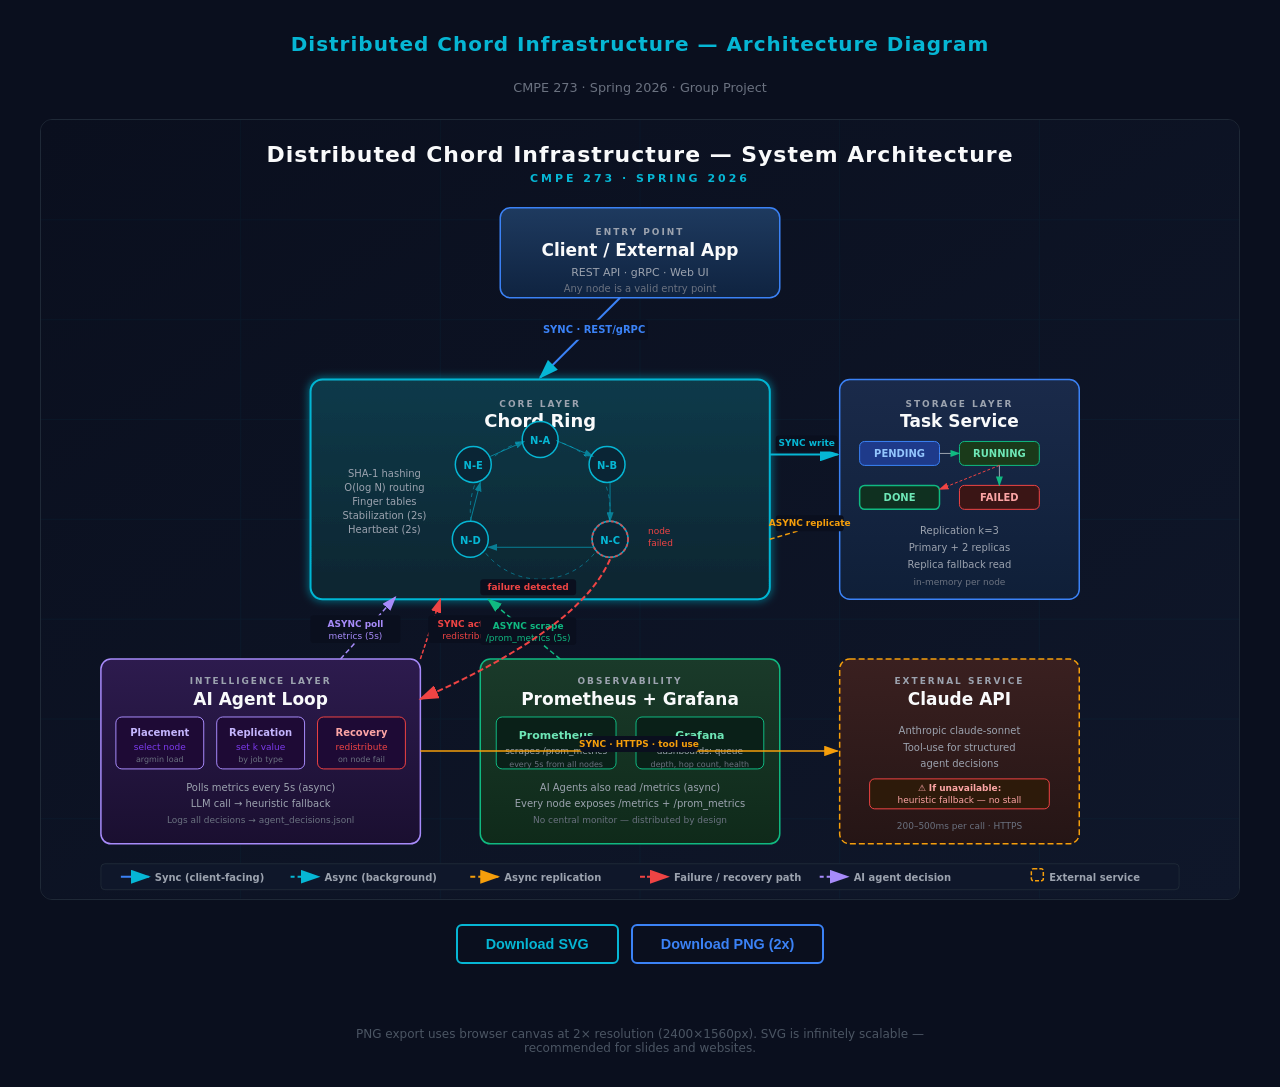
<file: chord/static/presentation/assets/architecture-diagram.html>
<!DOCTYPE html>
<html lang="en">
<head>
<meta charset="UTF-8"/>
<meta name="viewport" content="width=device-width, initial-scale=1.0"/>
<title>Architecture Diagram — Chord DHT</title>
<style>
  * { box-sizing: border-box; margin: 0; padding: 0; }
  body {
    background: #0A0F1E;
    font-family: Inter, system-ui, sans-serif;
    color: #F9FAFB;
    min-height: 100vh;
    display: flex;
    flex-direction: column;
    align-items: center;
    padding: 32px 24px;
    gap: 24px;
  }
  h1 { font-size: 1.25rem; font-weight: 700; color: #06B6D4; letter-spacing: 0.05em; }
  .subtitle { font-size: 0.8rem; color: #6B7280; }
  .diagram-wrap {
    width: 100%;
    max-width: 1200px;
    border: 1px solid #1F2937;
    border-radius: 12px;
    overflow: hidden;
    background: #0A0F1E;
  }
  .diagram-wrap img, .diagram-wrap svg { width: 100%; height: auto; display: block; }
  .controls {
    display: flex;
    gap: 12px;
    flex-wrap: wrap;
    justify-content: center;
  }
  button {
    padding: 10px 28px;
    border-radius: 6px;
    font-size: 0.9rem;
    font-weight: 600;
    cursor: pointer;
    border: 2px solid;
    transition: background 0.2s, color 0.2s;
  }
  .btn-svg {
    border-color: #06B6D4;
    background: transparent;
    color: #06B6D4;
  }
  .btn-svg:hover { background: #06B6D4; color: #0A0F1E; }
  .btn-png {
    border-color: #3B82F6;
    background: transparent;
    color: #3B82F6;
  }
  .btn-png:hover { background: #3B82F6; color: #fff; }
  .note { font-size: 0.75rem; color: #4B5563; text-align: center; max-width: 600px; }
  #status { font-size: 0.8rem; color: #10B981; min-height: 1.2em; }
</style>
</head>
<body>
<h1>Distributed Chord Infrastructure — Architecture Diagram</h1>
<p class="subtitle">CMPE 273 · Spring 2026 · Group Project</p>

<div class="diagram-wrap" id="diagram-container">
  <!-- SVG injected by JS for PNG export to work cross-origin-free -->
</div>

<div class="controls">
  <button class="btn-svg" onclick="downloadSVG()">Download SVG</button>
  <button class="btn-png" onclick="downloadPNG()">Download PNG (2x)</button>
</div>

<p id="status"></p>
<p class="note">PNG export uses browser canvas at 2× resolution (2400×1560px). SVG is infinitely scalable — recommended for slides and websites.</p>

<script>
const SVG_PATH = 'architecture-diagram.svg';

async function loadSVG() {
  const res = await fetch(SVG_PATH);
  const text = await res.text();
  document.getElementById('diagram-container').innerHTML = text;
}

function downloadSVG() {
  const a = document.createElement('a');
  a.href = SVG_PATH;
  a.download = 'chord-architecture.svg';
  a.click();
  setStatus('SVG downloaded.');
}

async function downloadPNG() {
  setStatus('Rendering PNG…');
  try {
    const res = await fetch(SVG_PATH);
    const svgText = await res.text();
    const scale = 2;
    const W = 1200 * scale, H = 780 * scale;
    const blob = new Blob([svgText], { type: 'image/svg+xml;charset=utf-8' });
    const url = URL.createObjectURL(blob);
    const img = new Image();
    img.onload = () => {
      const canvas = document.createElement('canvas');
      canvas.width = W; canvas.height = H;
      const ctx = canvas.getContext('2d');
      ctx.scale(scale, scale);
      ctx.drawImage(img, 0, 0, 1200, 780);
      URL.revokeObjectURL(url);
      canvas.toBlob(pngBlob => {
        const a = document.createElement('a');
        a.href = URL.createObjectURL(pngBlob);
        a.download = 'chord-architecture.png';
        a.click();
        setStatus('PNG downloaded (2400×1560px).');
      }, 'image/png');
    };
    img.onerror = () => setStatus('PNG render failed — download SVG instead.');
    img.src = url;
  } catch (e) {
    setStatus('Error: ' + e.message);
  }
}

function setStatus(msg) {
  document.getElementById('status').textContent = msg;
}

loadSVG();
</script>
</body>
</html>
</file>
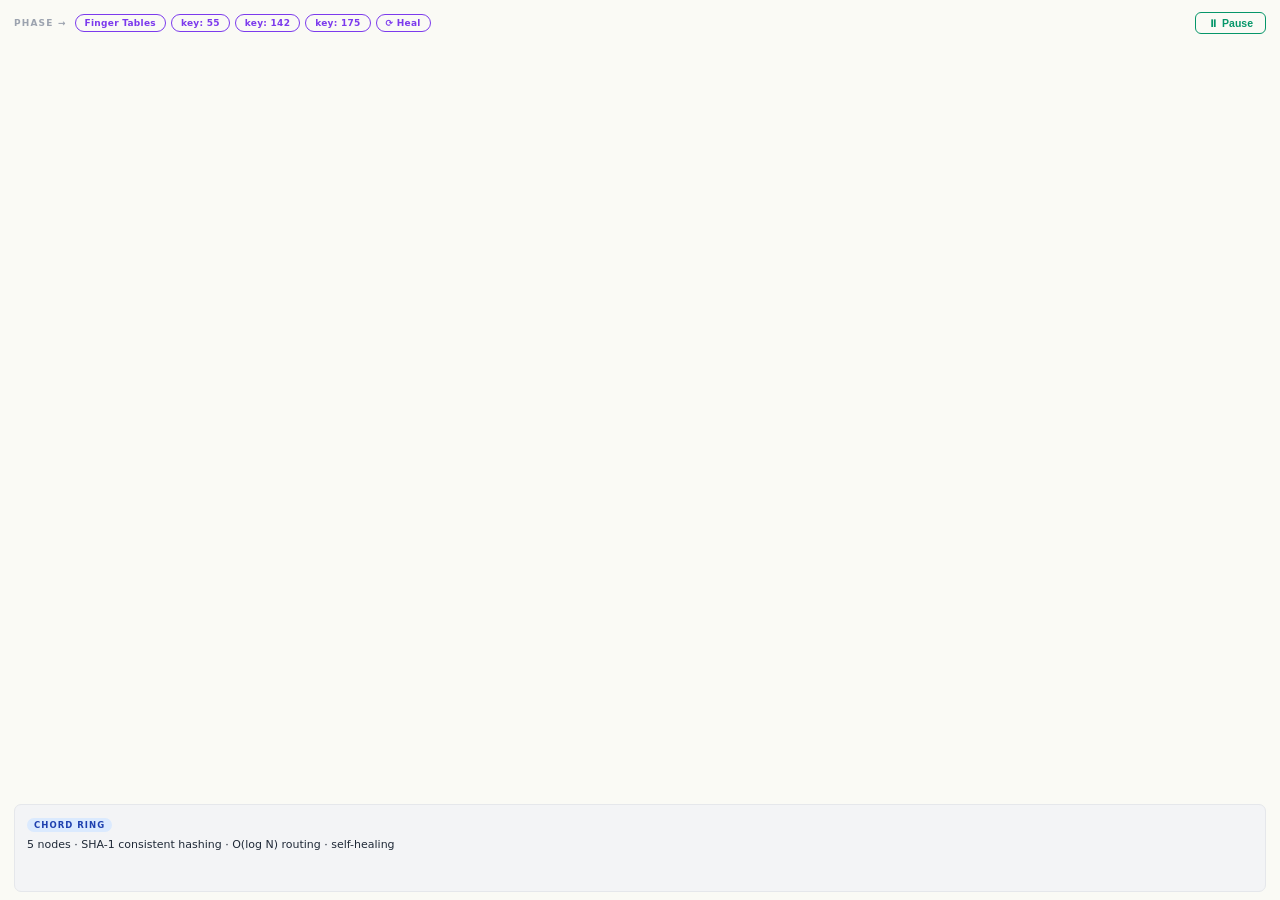
<file: chord/static/presentation/assets/chord-ring-interactive.html>
<!DOCTYPE html>
<html lang="en">
<head>
<meta charset="UTF-8"/>
<meta name="viewport" content="width=device-width,initial-scale=1"/>
<title>Chord Ring — Auto Demo</title>
<script src="https://d3js.org/d3.v7.min.js"></script>
<style>
* { box-sizing: border-box; margin: 0; padding: 0; }
body {
  background: #FAFAF5;
  font-family: 'Inter', 'Segoe UI', system-ui, sans-serif;
  padding: 12px 14px 8px;
  overflow: hidden;
  height: 100vh;
  display: flex;
  flex-direction: column;
}
#ctrl-bar {
  display: flex;
  align-items: center;
  gap: 8px;
  margin-bottom: 6px;
  flex-shrink: 0;
}
.phase-label-text {
  font-size: 9px;
  font-weight: 700;
  letter-spacing: 0.13em;
  color: #9ca3af;
  text-transform: uppercase;
  white-space: nowrap;
  flex-shrink: 0;
}
#phase-badges {
  display: flex;
  gap: 5px;
  flex: 1;
  min-width: 0;
}
.pbadge {
  font-size: 9px;
  font-weight: 600;
  padding: 3px 9px;
  border-radius: 20px;
  border: 1.5px solid #7c3aed;
  color: #7c3aed;
  background: transparent;
  letter-spacing: 0.03em;
  transition: background .2s, color .2s;
  white-space: nowrap;
  cursor: default;
  flex-shrink: 0;
}
.pbadge.active {
  background: #7c3aed;
  color: #fff;
}
#pause-btn {
  padding: 4px 12px;
  border-radius: 6px;
  font-size: 10.5px;
  font-weight: 600;
  cursor: pointer;
  border: 1.5px solid #059669;
  background: transparent;
  color: #059669;
  transition: all .18s;
  user-select: none;
  white-space: nowrap;
  flex-shrink: 0;
}
#pause-btn:hover { background: #f0fdf4; }
#pause-btn.paused { border-color: #dc2626; color: #dc2626; }
#pause-btn.paused:hover { background: #fef2f2; }
#canvas-wrap {
  flex: 1;
  min-height: 0;
  position: relative;
}
svg {
  width: 100%;
  height: 100%;
  display: block;
  overflow: visible;
}
#info-panel {
  flex-shrink: 0;
  margin-top: 7px;
  padding: 8px 12px;
  border-radius: 7px;
  background: #f3f4f6;
  border: 1.5px solid #e5e7eb;
  height: 88px;
  overflow: hidden;
  transition: background 0.4s;
}
.ip-tag {
  display: inline-block;
  font-size: 8.5px;
  font-weight: 700;
  letter-spacing: 0.12em;
  text-transform: uppercase;
  padding: 2px 7px;
  border-radius: 20px;
  margin-bottom: 4px;
}
#info-body {
  font-size: 11px;
  color: #1f2937;
  line-height: 1.55;
}
#info-body code {
  font-family: 'JetBrains Mono', monospace;
  font-size: 9.5px;
  background: #e5e7eb;
  padding: 1px 4px;
  border-radius: 3px;
  color: #111827;
}
.hop-row {
  display: flex;
  align-items: center;
  gap: 5px;
  margin-top: 3px;
  font-size: 10.5px;
  color: #374151;
  opacity: 0;
  transition: opacity .3s;
}
.hop-row.show { opacity: 1; }
.hop-num {
  width: 15px; height: 15px;
  border-radius: 50%;
  display: flex; align-items: center; justify-content: center;
  font-size: 7.5px; font-weight: 700; color: #fff;
  flex-shrink: 0;
}
</style>
</head>
<body>

<div id="ctrl-bar">
  <span class="phase-label-text">PHASE →</span>
  <div id="phase-badges">
    <span class="pbadge" data-idx="0">Finger Tables</span>
    <span class="pbadge" data-idx="1">key: 55</span>
    <span class="pbadge" data-idx="2">key: 142</span>
    <span class="pbadge" data-idx="3">key: 175</span>
    <span class="pbadge" data-idx="4">⟳ Heal</span>
  </div>
  <button id="pause-btn" onclick="togglePause()">⏸ Pause</button>
</div>

<div id="canvas-wrap">
  <svg id="ring-svg" viewBox="-285 -220 590 430" preserveAspectRatio="xMidYMid meet"></svg>
</div>

<div id="info-panel">
  <div class="ip-tag" id="ip-tag" style="background:#dbeafe;color:#1e40af">CHORD RING</div>
  <div id="info-body">5 nodes · SHA-1 consistent hashing · O(log N) routing · self-healing</div>
</div>

<script>
// ── Constants ────────────────────────────────────────────────────────────
const M = 8, RING_MAX = 256, R = 175, NR = 23;
const NODES = [
  { id: 10,  label: 'Node A', color: '#2563eb' },
  { id: 80,  label: 'Node B', color: '#7c3aed' },
  { id: 142, label: 'Node C', color: '#db2777' },
  { id: 160, label: 'Node D', color: '#d97706' },
  { id: 200, label: 'Node E', color: '#059669' },
];

// ── Ring math ─────────────────────────────────────────────────────────────
function findSuccessor(key, nodes) {
  nodes = nodes || NODES;
  var s = nodes.slice().sort(function(a,b){ return a.id-b.id; });
  return s.find(function(n){ return n.id >= key; }) || s[0];
}
function buildFingers(node, nodes) {
  nodes = nodes || NODES;
  var f = [];
  for (var i = 0; i < M; i++) {
    var start = (node.id + Math.pow(2, i)) % RING_MAX;
    f.push({ i: i, start: Math.round(start), succ: findSuccessor(start, nodes) });
  }
  return f;
}
function chordLookup(startNode, key, nodes) {
  nodes = nodes || NODES;
  var owner = findSuccessor(key, nodes);
  var hops = [startNode];
  if (startNode.id === owner.id) return hops;
  var cur = startNode;
  var visited = new Set([startNode.id]);
  for (var step = 0; step < nodes.length + 3; step++) {
    var fingers = buildFingers(cur, nodes);
    var dk = (key - cur.id + RING_MAX) % RING_MAX;
    var best = null, bestDist = 0;
    fingers.forEach(function(f) {
      var s = f.succ;
      if (visited.has(s.id)) return;
      var ds = (s.id - cur.id + RING_MAX) % RING_MAX;
      if (ds > 0 && ds <= dk && ds > bestDist) { best = s; bestDist = ds; }
    });
    var nxt = best || findSuccessor((cur.id + 1) % RING_MAX, nodes);
    if (!visited.has(nxt.id)) { hops.push(nxt); visited.add(nxt.id); }
    cur = nxt;
    if (cur.id === owner.id) break;
  }
  if (hops[hops.length - 1].id !== owner.id) hops.push(owner);
  return hops;
}
NODES.forEach(function(n) { n.fingers = buildFingers(n); });

// ── Geometry ──────────────────────────────────────────────────────────────
function ang(id) { return (id / RING_MAX) * 2 * Math.PI - Math.PI / 2; }
function npos(id) { var a = ang(id); return { x: R * Math.cos(a), y: R * Math.sin(a) }; }
function edgePts(a, b) {
  var pa = npos(a.id), pb = npos(b.id);
  var dx = pb.x - pa.x, dy = pb.y - pa.y, d = Math.sqrt(dx*dx + dy*dy);
  if (d < 1) return { x1: pa.x, y1: pa.y, x2: pb.x, y2: pb.y };
  return { x1: pa.x+(dx/d)*NR, y1: pa.y+(dy/d)*NR,
           x2: pb.x-(dx/d)*NR, y2: pb.y-(dy/d)*NR };
}
function hexRgba(hex, a) {
  var r = parseInt(hex.slice(1,3),16), g = parseInt(hex.slice(3,5),16), b = parseInt(hex.slice(5,7),16);
  return 'rgba('+r+','+g+','+b+','+a+')';
}

// ── SVG Setup ─────────────────────────────────────────────────────────────
var svg = d3.select('#ring-svg');
var defs = svg.append('defs');

function mkArrow(id, color) {
  defs.append('marker').attr('id', id)
    .attr('viewBox','0 0 10 10').attr('refX',8).attr('refY',5)
    .attr('markerWidth',6).attr('markerHeight',6).attr('orient','auto')
    .append('path').attr('d','M 0 0 L 10 5 L 0 10 z').attr('fill', color);
}
mkArrow('arr-blue',   '#2563eb');
mkArrow('arr-green',  '#16a34a');
mkArrow('arr-red',    '#dc2626');
mkArrow('arr-purple', '#8b5cf6');
mkArrow('arr-cyan',   '#0891b2');

var tickL   = svg.append('g');
var fingerL = svg.append('g');
var arrowL  = svg.append('g');
var keyL    = svg.append('g');
var nodeL   = svg.append('g');
var overL   = svg.append('g');

// Ring circle
svg.append('circle').attr('r', R).attr('fill','none')
  .attr('stroke','#d1d5db').attr('stroke-width',1.5).attr('stroke-dasharray','6 4');

// Tick marks every 16 positions
for (var k = 0; k < RING_MAX; k += 16) {
  var a = ang(k), r1 = R+5, r2 = R-5;
  tickL.append('line')
    .attr('x1',r1*Math.cos(a)).attr('y1',r1*Math.sin(a))
    .attr('x2',r2*Math.cos(a)).attr('y2',r2*Math.sin(a))
    .attr('stroke','#e5e7eb').attr('stroke-width',1);
  if (k % 64 === 0) {
    tickL.append('text')
      .attr('x',(R+18)*Math.cos(a)).attr('y',(R+18)*Math.sin(a))
      .attr('text-anchor','middle').attr('dominant-baseline','middle')
      .attr('font-size','8px').attr('fill','#9ca3af').text(k);
  }
}

// Center label
svg.append('text').attr('y','-11').attr('text-anchor','middle')
  .attr('font-size','9px').attr('font-weight','700').attr('letter-spacing','0.1em')
  .attr('fill','#6b7280').text('CHORD RING');
svg.append('text').attr('y','4').attr('text-anchor','middle')
  .attr('font-size','7.5px').attr('fill','#9ca3af').text('8-bit · 0..255');

// ── Draw nodes ────────────────────────────────────────────────────────────
function renderNodes() {
  nodeL.selectAll('.node-g').remove();
  NODES.forEach(function(n) {
    var p = npos(n.id);
    var g = nodeL.append('g').attr('class','node-g').attr('data-id', n.id);
    g.append('circle').attr('class','ng').attr('cx',p.x).attr('cy',p.y).attr('r',NR+8)
      .attr('fill',n.color).attr('opacity',0);
    g.append('circle').attr('class','nb').attr('cx',p.x).attr('cy',p.y).attr('r',NR)
      .attr('fill','#ffffff').attr('stroke',n.color).attr('stroke-width',2.5);
    g.append('text').attr('x',p.x).attr('y',p.y-4)
      .attr('text-anchor','middle').attr('dominant-baseline','middle')
      .attr('font-size','10.5px').attr('font-weight','700').attr('fill','#1f2937')
      .attr('pointer-events','none').text(n.id);
    g.append('text').attr('x',p.x).attr('y',p.y+8)
      .attr('text-anchor','middle').attr('dominant-baseline','middle')
      .attr('font-size','8.5px').attr('fill','#4b5563')
      .attr('pointer-events','none').text(n.label);
    var ta = ang(n.id);
    nodeL.append('line')
      .attr('x1',(R+7)*Math.cos(ta)).attr('y1',(R+7)*Math.sin(ta))
      .attr('x2',(R-7)*Math.cos(ta)).attr('y2',(R-7)*Math.sin(ta))
      .attr('stroke',n.color).attr('stroke-width',2).attr('opacity',0.5);
  });
}
renderNodes();

// ── Highlight / reset nodes ───────────────────────────────────────────────
var MODE_COLOR = { entry:'#dc2626', transit:'#2563eb', owner:'#16a34a', finger:'#7c3aed' };

function hiNode(node, mode) {
  var c = MODE_COLOR[mode] || node.color;
  var g = svg.select('.node-g[data-id="'+node.id+'"]');
  g.select('.ng').transition().duration(200).attr('opacity',0.16).attr('fill',c);
  g.select('.nb').transition().duration(200)
    .attr('fill', hexRgba(c, 0.14)).attr('stroke',c).attr('stroke-width',3.5);
}
function rstNode(node) {
  var g = svg.select('.node-g[data-id="'+node.id+'"]');
  g.select('.ng').transition().duration(300).attr('opacity',0);
  g.select('.nb').transition().duration(300)
    .attr('fill','#ffffff').attr('stroke',node.color).attr('stroke-width',2.5);
}
function resetAll() {
  arrowL.selectAll('*').remove();
  fingerL.selectAll('*').remove();
  keyL.selectAll('*').remove();
  overL.selectAll('*').remove();
  nodeL.selectAll('.temp-node').remove();
  NODES.forEach(rstNode);
}

// ── Arrow helpers ─────────────────────────────────────────────────────────
function drawDash(from, to, color) {
  var e = edgePts(from, to);
  var sel = arrowL.append('line')
    .attr('x1',e.x1).attr('y1',e.y1).attr('x2',e.x2).attr('y2',e.y2)
    .attr('stroke',color).attr('stroke-width',2.5)
    .attr('stroke-dasharray','8 5').attr('opacity',0);
  sel.transition().duration(300).attr('opacity',0.9);
  return sel;
}
function drawArr(from, to, color, mid) {
  var e = edgePts(from, to);
  arrowL.append('line')
    .attr('x1',e.x1).attr('y1',e.y1).attr('x2',e.x2).attr('y2',e.y2)
    .attr('stroke',color).attr('stroke-width',2.5)
    .attr('marker-end','url(#'+mid+')').attr('opacity',0)
    .transition().duration(300).attr('opacity',1);
}

// ── Finger curves (dashed shortcut lines) ──────────────────────────────────
function showFingerLines(node) {
  var p = npos(node.id);
  var seen = new Set();
  node.fingers.forEach(function(f) {
    var s = f.succ;
    if (s.id === node.id || seen.has(s.id)) return;
    seen.add(s.id);
    var sp = npos(s.id);
    var mx = (p.x+sp.x)/2*0.5, my = (p.y+sp.y)/2*0.5;
    fingerL.append('path')
      .attr('d','M'+p.x+','+p.y+'Q'+mx+','+my+','+sp.x+','+sp.y)
      .attr('fill','none').attr('stroke','#8b5cf6').attr('stroke-width',1.5)
      .attr('stroke-dasharray','5 3').attr('marker-end','url(#arr-purple)')
      .attr('opacity',0).transition().duration(350).attr('opacity',0.6);
  });
}

// ── Finger table box next to each node ────────────────────────────────────
// Side per node: right = box to the right, left = box to the left, above = box above
var FT_SIDE = { 10:'right', 80:'right', 142:'left', 160:'left', 200:'above' };
var FT_BW   = { 10:108,    80:108,     142:112,    160:112,    200:108 };

function drawFTBox(node) {
  var p   = npos(node.id);
  var side = FT_SIDE[node.id] || 'right';
  var bw   = FT_BW[node.id]  || 108;
  var pad  = 7, lh = 12;

  // Unique successors
  var seen = new Set(), entries = [];
  node.fingers.forEach(function(f) {
    if (!seen.has(f.succ.id)) {
      seen.add(f.succ.id);
      entries.push(f);
    }
  });

  var bh = pad + 12 + 3 + entries.length * lh + pad; // top-pad+title+sep+rows+bot-pad
  var gap = NR + 10;
  var bx, by;

  if (side === 'right') {
    bx = p.x + gap;
    by = p.y - bh / 2;
  } else if (side === 'left') {
    bx = p.x - gap - bw;
    by = p.y - bh / 2;
  } else { // above
    bx = p.x - bw / 2;
    by = p.y - gap - bh;
  }

  var g = fingerL.append('g').attr('class','ft-box').attr('opacity', 0);

  // Shadow / background rect
  g.append('rect')
    .attr('x', bx).attr('y', by).attr('width', bw).attr('height', bh)
    .attr('rx', 5).attr('fill', '#faf5ff')
    .attr('stroke', '#8b5cf6').attr('stroke-width', 1.5);

  // Connector line from box edge to node circle
  var lx1, ly1, lx2, ly2;
  if (side === 'right') {
    lx1 = bx; ly1 = by + bh/2; lx2 = p.x + NR + 2; ly2 = p.y;
  } else if (side === 'left') {
    lx1 = bx + bw; ly1 = by + bh/2; lx2 = p.x - NR - 2; ly2 = p.y;
  } else {
    lx1 = p.x; ly1 = by + bh; lx2 = p.x; ly2 = p.y - NR - 2;
  }
  g.append('line')
    .attr('x1',lx1).attr('y1',ly1).attr('x2',lx2).attr('y2',ly2)
    .attr('stroke','#8b5cf6').attr('stroke-width',1)
    .attr('stroke-dasharray','3 2').attr('opacity',0.7);

  // Title
  g.append('text')
    .attr('x', bx + pad).attr('y', by + pad + 9)
    .attr('font-size','8px').attr('font-weight','700')
    .attr('fill','#5b21b6').attr('letter-spacing','0.06em')
    .text('FINGER TABLE');

  // Separator
  g.append('line')
    .attr('x1', bx + pad).attr('y1', by + pad + 13)
    .attr('x2', bx + bw - pad).attr('y2', by + pad + 13)
    .attr('stroke','#ddd6fe').attr('stroke-width',0.75);

  // Entry rows
  entries.forEach(function(f, j) {
    var ty = by + pad + 13 + 4 + j * lh + 9;
    var shortLabel = f.succ.label.replace('Node ','');
    g.append('text')
      .attr('x', bx + pad).attr('y', ty)
      .attr('font-size','8px').attr('fill','#374151')
      .style('font-family','monospace')
      .text('2^​' + f.i + ' → ' + shortLabel + ' (' + f.succ.id + ')');
  });

  g.transition().duration(350).attr('opacity', 1);
  return g;
}

// ── Key marker ────────────────────────────────────────────────────────────
function drawKey(key) {
  keyL.selectAll('*').remove();
  var a = ang(key), kx = R*Math.cos(a), ky = R*Math.sin(a), ds = 9;
  keyL.append('polygon')
    .attr('points',kx+','+(ky-ds)+' '+(kx+ds)+','+ky+' '+kx+','+(ky+ds)+' '+(kx-ds)+','+ky)
    .attr('fill','#7c3aed').attr('stroke','white').attr('stroke-width',1.5)
    .attr('opacity',0).transition().duration(400).attr('opacity',1);
  var lx = (R+25)*Math.cos(a), ly = (R+25)*Math.sin(a);
  keyL.append('text')
    .attr('x',lx).attr('y',ly).attr('text-anchor','middle').attr('dominant-baseline','middle')
    .attr('font-size','9.5px').attr('font-weight','700').attr('fill','#7c3aed')
    .attr('opacity',0).text('key:'+key)
    .transition().duration(400).attr('opacity',1);
}

// ── Info panel helpers ────────────────────────────────────────────────────
function setPanel(tagText, tagBg, tagColor, bodyHTML, panelBg) {
  document.getElementById('info-panel').style.background = panelBg || '#f3f4f6';
  var tag = document.getElementById('ip-tag');
  tag.textContent = tagText; tag.style.background = tagBg; tag.style.color = tagColor;
  document.getElementById('info-body').innerHTML = bodyHTML;
}

var hopBox = null;
function startHopBox(header) {
  document.getElementById('info-body').innerHTML = header;
  var d = document.createElement('div');
  d.style.marginTop = '3px';
  document.getElementById('info-body').appendChild(d);
  hopBox = d;
}
function addHop(num, node, label, color) {
  if (!hopBox) return;
  var el = document.createElement('div');
  el.className = 'hop-row';
  el.innerHTML = '<div class="hop-num" style="background:'+color+'">'+num+'</div>'
    + '<span><strong>'+node.label+'</strong> ('+node.id+') — '+label+'</span>';
  hopBox.appendChild(el);
  requestAnimationFrame(function(){ el.classList.add('show'); });
}

// ── Phase badge ───────────────────────────────────────────────────────────
function setActiveBadge(idx) {
  document.querySelectorAll('.pbadge').forEach(function(b, i) {
    b.classList.toggle('active', i === idx);
  });
}

// ── Pause system ──────────────────────────────────────────────────────────
// Strategy: every wait() wraps its callback so that when the setTimeout
// fires, it first checks whether we are paused. If paused, it stores
// itself in pendFn and returns. On resume, pendFn is called.
// This means the pause takes effect at the very next wait() firing point
// regardless of when the user clicked — no race with D3 transitions.
var paused = false, pendFn = null;

function wait(ms, fn) {
  setTimeout(function() {
    if (paused) { pendFn = fn; return; }
    fn();
  }, ms);
}

// Wraps D3 on('end') callbacks so they also respect pause state.
function gate(fn) {
  return function() {
    if (paused) { pendFn = fn; } else { fn(); }
  };
}

function togglePause() {
  paused = !paused;
  var btn = document.getElementById('pause-btn');
  if (paused) {
    btn.textContent = '▶ Resume'; btn.classList.add('paused');
  } else {
    btn.textContent = '⏸ Pause'; btn.classList.remove('paused');
    if (pendFn) { var f = pendFn; pendFn = null; f(); }
  }
}

// ── Phase: Finger Tables ──────────────────────────────────────────────────
function fingerPhase(idx, done) {
  if (idx >= NODES.length) {
    fingerL.selectAll('*').remove();
    wait(400, done);
    return;
  }
  var node = NODES[idx];

  var seen = new Set(), uniq = [];
  node.fingers.forEach(function(f) {
    if (f.succ.id !== node.id && !seen.has(f.succ.id)) {
      seen.add(f.succ.id); uniq.push(f);
    }
  });
  var reachText = uniq.map(function(f) {
    return '<code>'+f.succ.label+' ('+f.succ.id+')</code>';
  }).join(', ');

  setPanel(
    'FINGER TABLE', '#ede9fe', '#5b21b6',
    '<strong>'+node.label+'</strong> (ID:'+node.id+') shortcuts → '+reachText+
    '<br><small style="color:#6b7280">Each entry: id + 2<sup>i</sup> → successor node</small>',
    '#faf5ff'
  );
  hiNode(node, 'finger');
  showFingerLines(node);
  drawFTBox(node);

  wait(2000, function() {
    fingerL.selectAll('*').remove();
    rstNode(node);
    wait(180, function() { fingerPhase(idx + 1, done); });
  });
}

// ── Phase: Route a key ───────────────────────────────────────────────────
function routePhase(key, done) {
  var owner = findSuccessor(key);
  var hops  = chordLookup(NODES[0], key);
  var nhops = hops.length - 1;

  drawKey(key);
  setPanel(
    'KEY LOOKUP', '#dbeafe', '#1e40af',
    'Routing <code>key:'+key+'</code> → owner is <strong>'+owner.label+' (ID:'+owner.id+')</strong>',
    '#eff6ff'
  );

  wait(700, function() {
    startHopBox(
      'Route: <code>key:'+key+'</code> · <strong>'+nhops+' hop'+(nhops!==1?'s':'')+
      '</strong> · max O(log '+NODES.length+') ≈ '+Math.ceil(Math.log2(NODES.length))
    );
    addHop(0, hops[0], 'Entry point', '#dc2626');
    hiNode(hops[0], 'entry');
    hopSeq(hops, key, 0, function() {
      wait(1200, function() { resetAll(); wait(300, done); });
    });
  });
}

function hopSeq(hops, key, i, done) {
  if (i >= hops.length - 1) { done(); return; }
  var from = hops[i], to = hops[i+1];
  var isFinal = (i === hops.length - 2);
  var color = isFinal ? '#16a34a' : '#2563eb';
  var mid   = isFinal ? 'arr-green' : 'arr-blue';

  var dLine = drawDash(from, to, color);
  wait(700, function() {
    dLine.transition().duration(200).attr('opacity',0).remove();
    drawArr(from, to, color, mid);
    hiNode(to, isFinal ? 'owner' : 'transit');
    addHop(i+1, to, isFinal ? 'Owner — '+to.id+' ≥ key:'+key : 'Hop via finger table', color);
    wait(580, function() { hopSeq(hops, key, i+1, done); });
  });
}

// ── Phase: Self-healing ───────────────────────────────────────────────────
function healPhase(done) {
  resetAll();
  var nodeF = { id: 120, label: 'Node F', color: '#0891b2' };
  var pF = npos(nodeF.id);

  setPanel(
    'NODE JOINS', '#fef9c3', '#92400e',
    '<strong>Node F</strong> (ID:120) is joining the ring<br>'
    +'<small style="color:#6b7280">Contacts bootstrap → finds successor → announces itself</small>',
    '#fefce8'
  );

  wait(700, function() {
    var gF = nodeL.append('g').attr('class','node-g temp-node').attr('data-id',120);
    var ta = ang(nodeF.id);
    gF.append('circle').attr('cx',pF.x).attr('cy',pF.y).attr('r',NR)
      .attr('fill','#e0f2fe').attr('stroke','#0891b2').attr('stroke-width',2.5)
      .attr('stroke-dasharray','6 3').attr('opacity',0)
      .transition().duration(600).attr('opacity',1);
    gF.append('text').attr('x',pF.x).attr('y',pF.y-4)
      .attr('text-anchor','middle').attr('dominant-baseline','middle')
      .attr('font-size','10.5px').attr('font-weight','700').attr('fill','#0e7490')
      .attr('opacity',0).text('120').transition().duration(600).attr('opacity',1);
    gF.append('text').attr('x',pF.x).attr('y',pF.y+8)
      .attr('text-anchor','middle').attr('dominant-baseline','middle')
      .attr('font-size','8.5px').attr('fill','#4b5563')
      .attr('opacity',0).text('Node F').transition().duration(600).attr('opacity',1);
    nodeL.append('line').attr('class','temp-node')
      .attr('x1',(R+7)*Math.cos(ta)).attr('y1',(R+7)*Math.sin(ta))
      .attr('x2',(R-7)*Math.cos(ta)).attr('y2',(R-7)*Math.sin(ta))
      .attr('stroke','#0891b2').attr('stroke-width',2).attr('opacity',0)
      .transition().duration(600).attr('opacity',0.5);

    wait(750, function() {
      var pA = npos(NODES[0].id);
      var lA = overL.append('line')
        .attr('x1',pF.x).attr('y1',pF.y).attr('x2',pA.x).attr('y2',pA.y)
        .attr('stroke','#0891b2').attr('stroke-width',1.5).attr('stroke-dasharray','6 3')
        .attr('marker-end','url(#arr-cyan)').attr('opacity',0);
      lA.transition().duration(400).attr('opacity',0.85);
      setPanel(
        'NODE JOINS', '#fef9c3', '#92400e',
        'Node F → <strong>Node A</strong> (bootstrap): <code>find_successor(120)?</code><br>'
        +'<small style="color:#6b7280">Asking: who is responsible for ID 120?</small>',
        '#fefce8'
      );

      wait(1100, function() {
        lA.transition().duration(250).attr('opacity',0).remove();
        var pC = npos(NODES[2].id);
        var lC = overL.append('line')
          .attr('x1',pF.x).attr('y1',pF.y).attr('x2',pC.x).attr('y2',pC.y)
          .attr('stroke','#16a34a').attr('stroke-width',2)
          .attr('marker-end','url(#arr-green)').attr('opacity',0);
        lC.transition().duration(400).attr('opacity',1);
        hiNode(NODES[2], 'owner');
        setPanel(
          'STABILIZING', '#dcfce7', '#14532d',
          'Node A replies: <strong>Node C (142)</strong> is your successor<br>'
          +'Node B updates predecessor pointer → Node F<br>'
          +'<small style="color:#6b7280">Stabilization runs every 2s · heals ring automatically</small>',
          '#f0fdf4'
        );
        gF.select('circle').transition().duration(600).attr('stroke-dasharray','0');

        wait(2000, function() {
          lC.transition().duration(250).attr('opacity',0).remove();
          rstNode(NODES[2]);

          setPanel(
            'NODE LEAVES', '#fef2f2', '#991b1b',
            '<code>kill -9 Node F</code> — process terminated<br>'
            +'Node B\'s <code>check_predecessor()</code> times out in ~2s…',
            '#fff7f7'
          );

          wait(700, function() {
            var circ = gF.select('circle');
            circ
              .transition().duration(210).attr('stroke','#dc2626').attr('stroke-width',3.5)
              .transition().duration(210).attr('stroke','#0891b2').attr('stroke-width',2.5)
              .transition().duration(210).attr('stroke','#dc2626').attr('stroke-width',3.5)
              .transition().duration(210).attr('stroke','#0891b2').attr('stroke-width',2.5)
              .transition().duration(210).attr('stroke','#dc2626').attr('stroke-width',3.5)
              .on('end', gate(function() {
                var xs = 10;
                overL.append('line')
                  .attr('x1',pF.x-xs).attr('y1',pF.y-xs).attr('x2',pF.x+xs).attr('y2',pF.y+xs)
                  .attr('stroke','#dc2626').attr('stroke-width',3).attr('stroke-linecap','round')
                  .attr('opacity',0).transition().duration(250).attr('opacity',1);
                overL.append('line')
                  .attr('x1',pF.x+xs).attr('y1',pF.y-xs).attr('x2',pF.x-xs).attr('y2',pF.y+xs)
                  .attr('stroke','#dc2626').attr('stroke-width',3).attr('stroke-linecap','round')
                  .attr('opacity',0).transition().duration(250).attr('opacity',1);

                wait(800, function() {
                  gF.transition().duration(600).attr('opacity',0).remove();
                  nodeL.selectAll('.temp-node').transition().duration(600).attr('opacity',0).remove();
                  overL.selectAll('*').transition().duration(300).attr('opacity',0).remove();

                  wait(750, function() {
                    setPanel(
                      'HEALED', '#dcfce7', '#14532d',
                      'Ring healed in <strong>~2 seconds</strong> · No data lost<br>'
                      +'Node B routes directly → Node C (predecessor updated)<br>'
                      +'<small style="color:#6b7280">O(log N) routing restored · Jobs redistributed</small>',
                      '#f0fdf4'
                    );
                    var pB = npos(NODES[1].id), pCh = npos(NODES[2].id);
                    overL.append('line')
                      .attr('x1',pB.x).attr('y1',pB.y).attr('x2',pCh.x).attr('y2',pCh.y)
                      .attr('stroke','#16a34a').attr('stroke-width',2)
                      .attr('marker-end','url(#arr-green)').attr('opacity',0)
                      .transition().duration(400).attr('opacity',0.85);
                    hiNode(NODES[1], 'owner');
                    hiNode(NODES[2], 'owner');

                    wait(2200, function() {
                      overL.selectAll('*').remove();
                      NODES.forEach(rstNode);
                      wait(400, done);
                    });
                  });
                });
              }));
          });
        });
      });
    });
  });
}

// ── Main loop ─────────────────────────────────────────────────────────────
var PHASES = [
  function(done) { fingerPhase(0, done); },
  function(done) { routePhase(55,  done); },
  function(done) { routePhase(142, done); },
  function(done) { routePhase(175, done); },
  function(done) { healPhase(done); },
];
var pIdx = 0;

function runLoop() {
  resetAll();
  setActiveBadge(pIdx);
  PHASES[pIdx](function() {
    pIdx = (pIdx + 1) % PHASES.length;
    wait(600, runLoop);
  });
}

setTimeout(function() {
  setPanel(
    'CHORD RING', '#dbeafe', '#1e40af',
    '5 nodes · SHA-1 consistent hashing · O(log N) routing · self-healing',
    '#eff6ff'
  );
  wait(800, runLoop);
}, 400);
</script>
</body>
</html>
</file>
